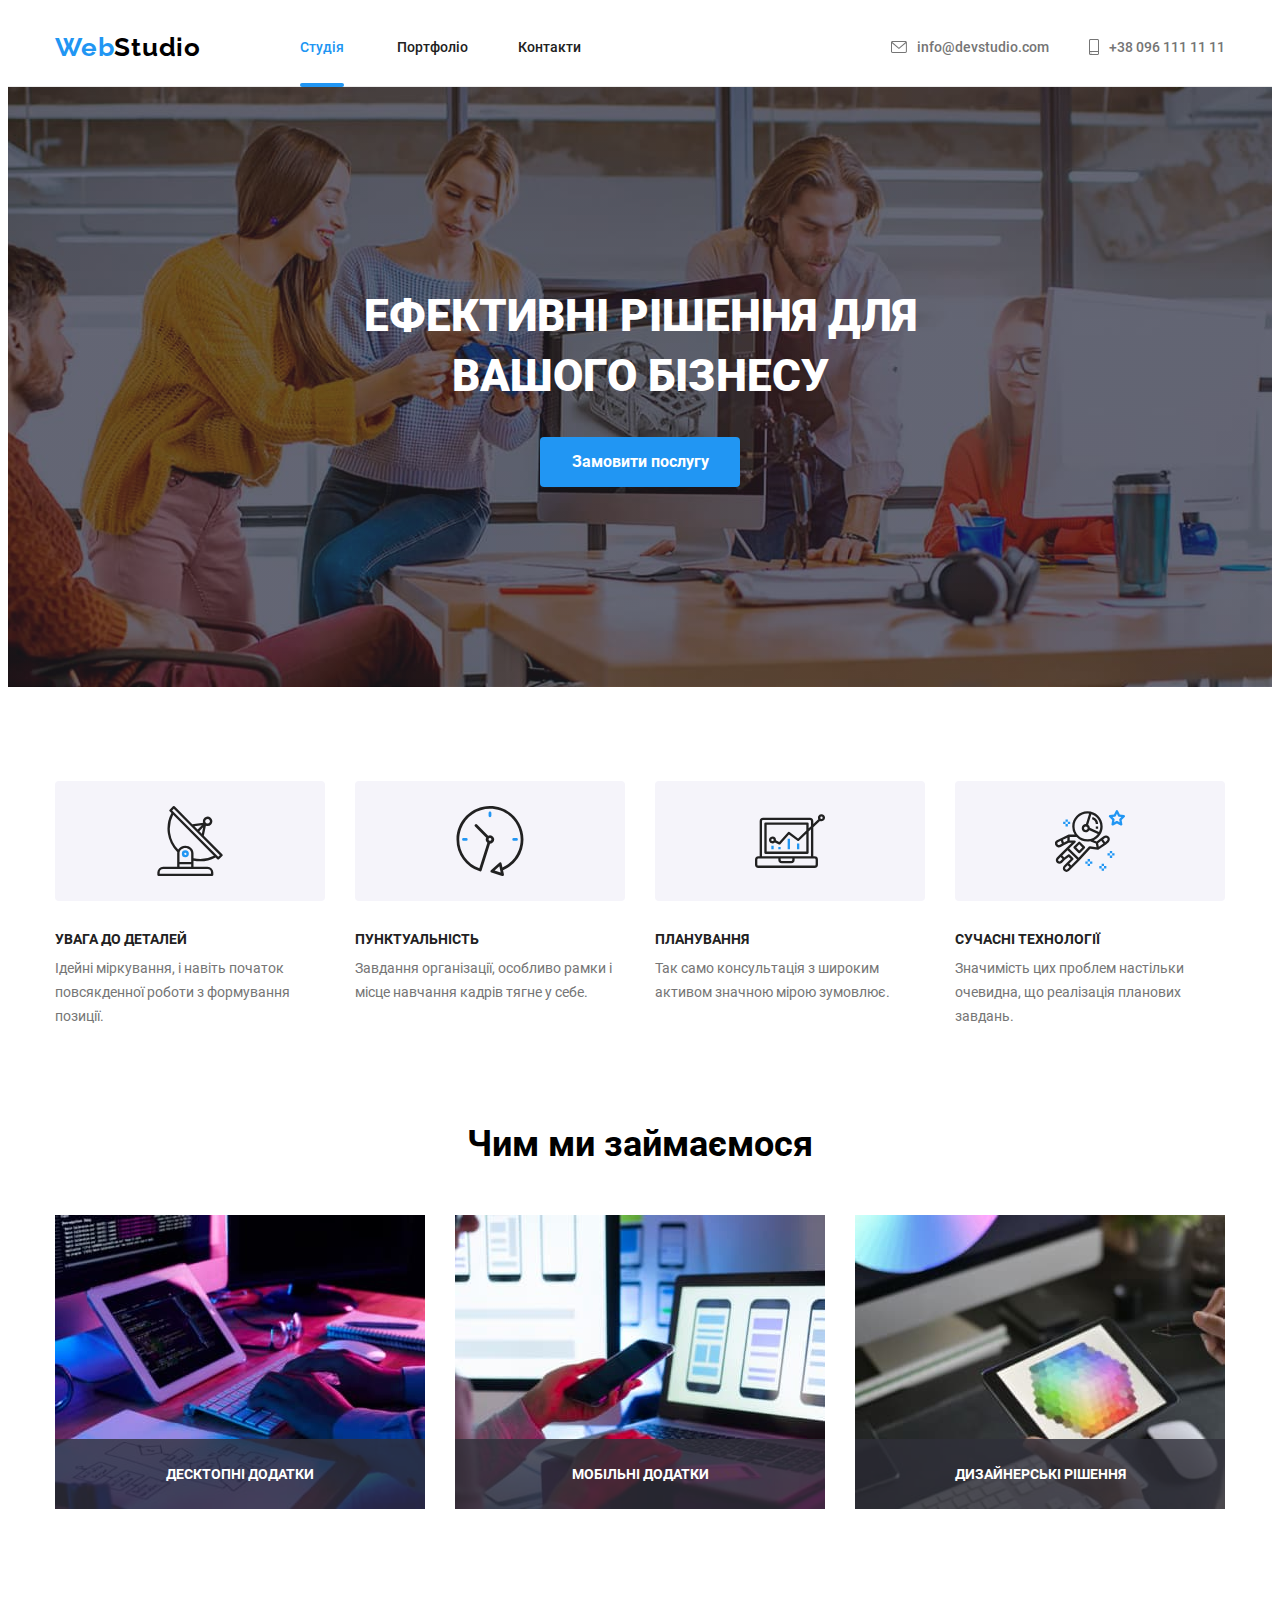
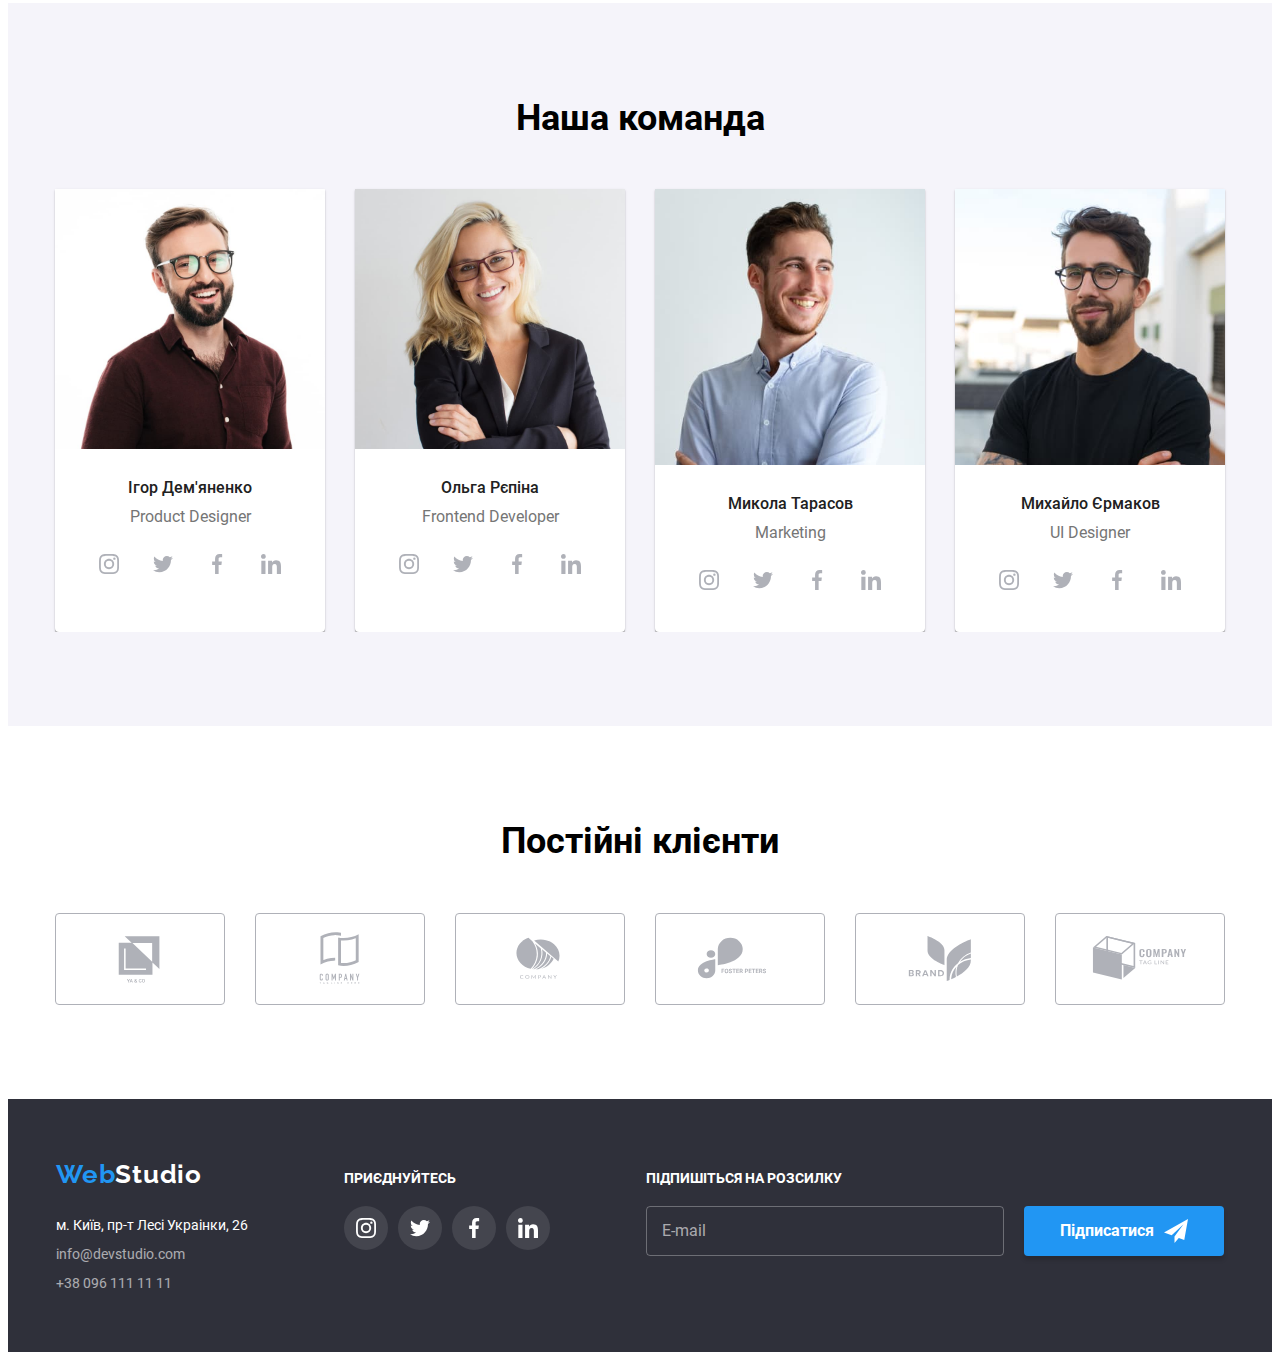
<file: index.html>
<!DOCTYPE html>
<html lang="uk">
  <head>
    <meta charset="UTF-8" />
    <meta http-equiv="X-UA-Compatible" content="IE=edge" />
    <meta name="viewport" content="width=device-width, initial-scale=1.0" />
    <title>Web studio</title>
    <link
      rel="stylesheet"
      href="https://cdnjs.cloudflare.com/ajax/libs/modern-normalize/1.1.0/modern-normalize.min.css"
      integrity="sha512-wpPYUAdjBVSE4KJnH1VR1HeZfpl1ub8YT/NKx4PuQ5NmX2tKuGu6U/JRp5y+Y8XG2tV+wKQpNHVUX03MfMFn9Q=="
      crossorigin="anonymous"
      referrerpolicy="no-referrer"
    />
    <link rel="stylesheet" href="./css/main.min.css" />
  </head>

  <body>
    <!-- header -->
    <header class="header">
      <div class="container header__container">
        <nav class="header__nav">
          <a lang="en" class="link logo header__logo" href="./index.html"
            >Web<span class="logo--header">Studio</span></a
          >
          <ul class="list header__menu">
            <li class="header__item">
              <a class="link header__link--current" href="./index.html"
                >Студія</a
              >
            </li>
            <li class="header__item">
              <a class="link" href="./portfolio.html">Портфоліо</a>
            </li>
            <li class="header__item">
              <a class="link" href="#">Контакти</a>
            </li>
          </ul>

          <ul class="list header__contacts-list">
            <li>
              <a class="link header__contacts" href="mailto:info@devstudio.com"
                ><svg class="header__icon" width="16" height="12">
                  <use href="./images/icons.svg#icon-envelope"></use></svg
                >info@devstudio.com</a
              >
            </li>
            <li>
              <a class="link header__contacts" href="tel:++380961111111"
                ><svg class="header__icon" width="10" height="16">
                  <use href="./images/icons.svg#icon-smartphone"></use></svg
                >+38 096 111 11 11</a
              >
            </li>
          </ul>

          <button class="header__button js-open-menu" type="button">
            <svg class="header__icon" width="40" height="40">
              <use href="./images/icons.svg#icon-burger"></use>
            </svg>
          </button>
        </nav>
      </div>
    </header>
    <main>
      <!-- hero-section -->
      <section class="hero-section">
        <div class="container">
          <div class="hero-section__title-center">
            <h1 class="hero-section__title">
              Ефективні рішення для <br />
              вашого бізнесу
            </h1>
          </div>

          <button class="btn-studia" type="button" data-modal-open>
            Замовити послугу
          </button>
        </div>
      </section>

      <!-- benefits-section -->
      <section class="section benefits-section">
        <div class="container">
          <h2 class="visually-hidden section-title">Наші переваги</h2>
          <ul class="list benefits-section__list">
            <li class="benefits-section__item">
              <div class="benefits-section__thumb">
                <svg width="70" height="70">
                  <use href="./images/icons.svg#icon-antenna"></use>
                </svg>
              </div>
              <h3 class="benefits-section__title">Увага до деталей</h3>
              <p class="benefits-section__text">
                Ідейні міркування, і навіть початок повсякденної роботи з
                формування позиції.
              </p>
            </li>
            <li class="benefits-section__item">
              <div class="benefits-section__thumb">
                <svg width="70" height="70">
                  <use href="./images/icons.svg#icon-clock"></use>
                </svg>
              </div>
              <h3 class="benefits-section__title">Пунктуальність</h3>
              <p class="benefits-section__text">
                Завдання організації, особливо рамки і місце навчання кадрів
                тягне у себе.
              </p>
            </li>
            <li class="benefits-section__item">
              <div class="benefits-section__thumb">
                <svg width="70" height="70">
                  <use href="./images/icons.svg#icon-diagram"></use>
                </svg>
              </div>
              <h3 class="benefits-section__title">Планування</h3>
              <p class="benefits-section__text">
                Так само консультація з широким активом значною мірою зумовлює.
              </p>
            </li>
            <li class="benefits-section__item">
              <div class="benefits-section__thumb">
                <svg width="70" height="70">
                  <use href="./images/icons.svg#icon-astronaut"></use>
                </svg>
              </div>
              <h3 class="benefits-section__title">Сучасні технології</h3>
              <p class="benefits-section__text">
                Значимість цих проблем настільки очевидна, що реалізація
                планових завдань.
              </p>
            </li>
          </ul>
        </div>
      </section>

      <!-- activity-section -->
      <section class="section activity-section">
        <div class="container">
          <h2 class="section-title">Чим ми займаємося</h2>
          <ul class="list activity-section__list">
            <li>
              <div class="activity-section__img-wrapper">
                <picture>                
                  <source srcset="./images/box1.jpg 1x, ./images/box1@2x.jpg 2x" type="image/jpeg">
                  <img                 
                  src="./images/box1.jpg"
                  alt="людина друкує на клавіатурі"
                  width="370"
                />
              </picture>              
                <h3 class="activity-section__text">Десктопні додатки</h3>
              </div>
            </li>
            <li>
              <div class="activity-section__img-wrapper">
                <picture>                
                  <source srcset="./images/box2.jpg 1x, ./images/box2@2x.jpg 2x" type="image/jpeg">
                  <img                 
                  src="./images/box2.jpg"
                  alt="людина тримає у руці телефон"
                  width="370"
                />
              </picture>               
                <h3 class="activity-section__text">Мобільні додатки</h3>
              </div>
            </li>
            <li>
              <div class="activity-section__img-wrapper">
                <picture>                
                  <source srcset="./images/box3.jpg 1x, ./images/box3@2x.jpg 2x" type="image/jpeg">
                  <img                 
                  src="./images/box3.jpg"
                  alt="людина користується планшетом"
                  width="370"
                />
              </picture>                
                <h3 class="activity-section__text">Дизайнерські рішення</h3>
              </div>
            </li>
          </ul>
        </div>
      </section>

      <!-- team-section -->
      <section class="section team-section">
        <div class="container">
          <h2 class="section-title">Наша команда</h2>
          <ul class="list team-section__list">
            <li class="team-section__item">
              <picture>                
                <source srcset="./images/img.jpg 1x, ./images/img@2x.jpg 2x" type="image/jpeg">
                <img
                src="./images/img.jpg"
                alt="фото Ігоря Дем'яненка"
              />
            </picture>
              
              <div class="team-section__meta">
                <h3 class="team-section__title">Ігор Дем'яненко</h3>
                <p lang="en" class="team-section__text">Product Designer</p>
                <ul class="team-section__social-list">
                  <li>
                    <a class="team-section__social-link" href="#"
                      ><svg
                        class="team-section__social-icon"
                        width="20"
                        height="20"
                      >
                        <use
                          href="./images/icons.svg#icon-instagram"
                        ></use></svg
                    ></a>
                  </li>
                  <li>
                    <a class="team-section__social-link" href="#"
                      ><svg
                        class="team-section__social-icon"
                        width="20"
                        height="20"
                      >
                        <use href="./images/icons.svg#icon-twitter"></use></svg
                    ></a>
                  </li>
                  <li>
                    <a class="team-section__social-link" href="#"
                      ><svg
                        class="team-section__social-icon"
                        width="20"
                        height="20"
                      >
                        <use href="./images/icons.svg#icon-facebook"></use></svg
                    ></a>
                  </li>
                  <li>
                    <a class="team-section__social-link" href="#"
                      ><svg
                        class="team-section__social-icon"
                        width="20"
                        height="20"
                      >
                        <use href="./images/icons.svg#icon-linkedin"></use></svg
                    ></a>
                  </li>
                </ul>
              </div>
            </li>
            <li class="team-section__item">
              <picture>                
                <source srcset="./images/img1.jpg 1x, ./images/img1@2x.jpg 2x" type="image/jpeg">
                <img               
                src="./images/img1.jpg"
                alt="фото Ольги Рєпіної"
              />
            </picture>
              
              <div class="team-section__meta">
                <h3 class="team-section__title">Ольга Рєпіна</h3>
                <p lang="en" class="team-section__text">Frontend Developer</p>
                <ul class="team-section__social-list">
                  <li>
                    <a class="team-section__social-link" href="#"
                      ><svg
                        class="team-section__social-icon"
                        width="20"
                        height="20"
                      >
                        <use
                          href="./images/icons.svg#icon-instagram"
                        ></use></svg
                    ></a>
                  </li>
                  <li>
                    <a class="team-section__social-link" href="#"
                      ><svg
                        class="team-section__social-icon"
                        width="20"
                        height="20"
                      >
                        <use href="./images/icons.svg#icon-twitter"></use></svg
                    ></a>
                  </li>
                  <li>
                    <a class="team-section__social-link" href="#"
                      ><svg
                        class="team-section__social-icon"
                        width="20"
                        height="20"
                      >
                        <use href="./images/icons.svg#icon-facebook"></use></svg
                    ></a>
                  </li>
                  <li>
                    <a class="team-section__social-link" href="#"
                      ><svg
                        class="team-section__social-icon"
                        width="20"
                        height="20"
                      >
                        <use href="./images/icons.svg#icon-linkedin"></use></svg
                    ></a>
                  </li>
                </ul>
              </div>
            </li>
            <li class="team-section__item">
              <picture>                
                <source srcset="./images/img2.jpg 1x, ./images/img2@2x.jpg 2x" type="image/jpeg">
                <img               
                src="./images/img2.jpg"
                alt="фото Миколи Тарасова"
              />
            </picture>
              
              <div class="team-section__meta">
                <h3 class="team-section__title">Микола Тарасов</h3>
                <p lang="en" class="team-section__text">Marketing</p>
                <ul class="team-section__social-list">
                  <li>
                    <a class="team-section__social-link" href="#"
                      ><svg
                        class="team-section__social-icon"
                        width="20"
                        height="20"
                      >
                        <use
                          href="./images/icons.svg#icon-instagram"
                        ></use></svg
                    ></a>
                  </li>
                  <li>
                    <a class="team-section__social-link" href="#"
                      ><svg
                        class="team-section__social-icon"
                        width="20"
                        height="20"
                      >
                        <use href="./images/icons.svg#icon-twitter"></use></svg
                    ></a>
                  </li>
                  <li>
                    <a class="team-section__social-link" href="#"
                      ><svg
                        class="team-section__social-icon"
                        width="20"
                        height="20"
                      >
                        <use href="./images/icons.svg#icon-facebook"></use></svg
                    ></a>
                  </li>
                  <li>
                    <a class="team-section__social-link" href="#"
                      ><svg
                        class="team-section__social-icon"
                        width="20"
                        height="20"
                      >
                        <use href="./images/icons.svg#icon-linkedin"></use></svg
                    ></a>
                  </li>
                </ul>
              </div>
            </li>
            <li class="team-section__item">
              <picture>                
                <source srcset="./images/img3.jpg 1x, ./images/img3@2x.jpg 2x" type="image/jpeg">
                <img               
                src="./images/img3.jpg"
                alt="фото Михайла Єрмакова"
              />
            </picture>
              
              <div class="team-section__meta">
                <h3 class="team-section__title">Михайло Єрмаков</h3>
                <p lang="en" class="team-section__text">UI Designer</p>
                <ul class="team-section__social-list">
                  <li>
                    <a class="team-section__social-link" href="#"
                      ><svg
                        class="team-section__social-icon"
                        width="20"
                        height="20"
                      >
                        <use
                          href="./images/icons.svg#icon-instagram"
                        ></use></svg
                    ></a>
                  </li>
                  <li>
                    <a class="team-section__social-link" href="#"
                      ><svg
                        class="team-section__social-icon"
                        width="20"
                        height="20"
                      >
                        <use href="./images/icons.svg#icon-twitter"></use></svg
                    ></a>
                  </li>
                  <li>
                    <a class="team-section__social-link" href="#"
                      ><svg
                        class="team-section__social-icon"
                        width="20"
                        height="20"
                      >
                        <use href="./images/icons.svg#icon-facebook"></use></svg
                    ></a>
                  </li>
                  <li>
                    <a class="team-section__social-link" href="#"
                      ><svg
                        class="team-section__social-icon"
                        width="20"
                        height="20"
                      >
                        <use href="./images/icons.svg#icon-linkedin"></use></svg
                    ></a>
                  </li>
                </ul>
              </div>
            </li>
          </ul>
        </div>
      </section>

      <!-- customers-section -->
      <section class="section customers-section">
        <div class="container">
          <h2 class="section-title">Постійні клієнти</h2>
          <ul class="customers-section__list">
            <li class="customers-section__item">
              <a class="customers-section__link-logo" href="#"
                ><svg width="106" height="60">
                  <use href="./images/icons.svg#icon-logo1"></use></svg
              ></a>
            </li>
            <li class="customers-section__item">
              <a class="customers-section__link-logo" href="#"
                ><svg width="106" height="60">
                  <use href="./images/icons.svg#icon-logo2"></use></svg
              ></a>
            </li>
            <li class="customers-section__item">
              <a class="customers-section__link-logo" href="#"
                ><svg width="106" height="60">
                  <use href="./images/icons.svg#icon-logo3"></use></svg
              ></a>
            </li>
            <li class="customers-section__item">
              <a class="customers-section__link-logo" href="#"
                ><svg width="106" height="60">
                  <use href="./images/icons.svg#icon-logo4"></use></svg
              ></a>
            </li>
            <li class="customers-section__item">
              <a class="customers-section__link-logo" href="#"
                ><svg width="106" height="60">
                  <use href="./images/icons.svg#icon-logo5"></use></svg
              ></a>
            </li>
            <li class="customers-section__item">
              <a class="customers-section__link-logo" href="#"
                ><svg width="106" height="60">
                  <use href="./images/icons.svg#icon-logo6"></use></svg
              ></a>
            </li>
          </ul>
        </div>
      </section>
    </main>
    <!-- footer -->
    <footer class="footer-section">
      <div class="container">
        <div class="footer-section__list">
          <!-- footer-logo-contact -->
          <div class="footer-section__logo-contact-list">
            <a lang="en" class="link logo" href="./index.html"
              >Web<span class="logo--footer">Studio</span></a
            >
            <address class="footer-section__address">
              <ul class="list footer-section__contact-list">
                <li>
                  <a
                    class="link link--footer"
                    href="https://goo.gl/maps/CPtrU1FHBa2aNyZL9"
                    target="_blank"
                    rel="noopener noreferrer nofollow"
                    >м. Київ, пр-т Лесі Украінки, 26</a
                  >
                </li>
                <li>
                  <a
                    class="link link--footer link--opacity"
                    href="mailto:info@devstudio.com"
                    >info@devstudio.com</a
                  >
                </li>
                <li>
                  <a
                    class="link link--footer link--opacity"
                    href="tel:++380961111111"
                    >+38 096 111 11 11</a
                  >
                </li>
              </ul>
            </address>
          </div>
          <!-- footer-social -->
          <div class="footer-section__social-container">
            <h2 class="footer-section__title">приєднуйтесь</h2>
            <ul class="footer-section__social-list">
              <li>
                <a class="footer-section__social-link" href="#"
                  ><svg
                    class="footer-section__social-icon"
                    width="20"
                    height="20"
                  >
                    <use href="./images/icons.svg#icon-instagram"></use></svg
                ></a>
              </li>
              <li>
                <a class="footer-section__social-link" href="#"
                  ><svg
                    class="footer-section__social-icon"
                    width="20"
                    height="20"
                  >
                    <use href="./images/icons.svg#icon-twitter"></use></svg
                ></a>
              </li>
              <li>
                <a class="footer-section__social-link" href="#"
                  ><svg
                    class="footer-section__social-icon"
                    width="20"
                    height="20"
                  >
                    <use href="./images/icons.svg#icon-facebook"></use></svg
                ></a>
              </li>
              <li>
                <a class="footer-section__social-link" href="#"
                  ><svg
                    class="footer-section__social-icon"
                    width="20"
                    height="20"
                  >
                    <use href="./images/icons.svg#icon-linkedin"></use></svg
                ></a>
              </li>
            </ul>
          </div>
          <!-- footer-subscribe -->
          <div class="footer-section__form-container">
            <h2 class="footer-section__title">Підпишіться на розсилку</h2>
            <div class="footer-section__form-btn"><form name="footer-section__form" autocomplete="on" novalidate>
              <div class="footer-section__form">
                <input
                  class="footer-section__form-input"
                  id="footer-user-email"
                  type="email"
                  name="user-email"
                />
                <label for="footer-user-email">
                  <span class="footer-section__form-label">E-mail</span></label
                >
              </div>
            </form>
            <button class="btn-studia footer-section__btn" type="submit">
              Підписатися
              <svg
                class="footer-section__subscribe-icon"
                width="24"
                height="24"
              >
                <use href="./images/icons.svg#icon-send"></use>
              </svg>
            </button>
          </div>           
          </div>
        </div>
      </div>
    </footer>
    <!-- mobile-menu -->
    <div class="mobile-menu js-menu-container">
      <div class="mobile-menu__container">
        <button class="mobile-menu-close js-close-menu">
          <svg class="mobile-menu__icon" width="40" height="40">
            <use href="./images/icons.svg#icon-menu-close"></use>
          </svg>
        </button>
        <nav class="mobile-menu__nav">
          <ul class="list mobile-menu__menu">
            <li class="mobile-menu__item">
              <a class="link mobile-menu__link--current" href="./index.html"
                >Студія</a
              >
            </li>
            <li class="mobile-menu__item">
              <a class="link" href="./portfolio.html">Портфоліо</a>
            </li>
            <li class="mobile-menu__item">
              <a class="link" href="#">Контакти</a>
            </li>
          </ul>
          <ul class="list mobile-menu__list-contacts">
            <li class="mobile-menu__item-contacts">
              <a
                class="link mobile-menu__contacts"
                href="mailto:info@devstudio.com"
                >info@devstudio.com</a
              >
            </li>
            <li class="mobile-menu__item-contacts">
              <a class="link mobile-menu__contacts" href="tel:++380961111111"
                >+38 096 111 11 11</a
              >
            </li>
          </ul>

          <ul class="list mobile-menu__social-list">
            <li class="mobile-menu__social-item mobile-menu__separator">
              <a class="link " href="#">Instagram</a>
            </li>
            <li class="mobile-menu__social-item mobile-menu__separator">
              <a class="link " href="#">Twitter</a>
            </li>
            <li class="mobile-menu__social-item mobile-menu__separator">
              <a class="link " href="#">Facebook</a>
            </li>
            <li class="mobile-menu__social-item">
              <a class="link " href="#">LinkedI</a>
            </li>
          </ul>

        </nav>
        
      </div>
    </div>
    <!-- modal -->
    <div class="backdrop is-hidden" data-modal>
      <div class="modal">
        <div class="modal__container">
          <button
            class="modal__close button-close"
            type="button"
            data-modal-close
          >
            <svg width="18" height="18">
              <use href="./images/icons.svg#icon-close-black"></use>
            </svg>
          </button>
          <h2 class="modal__title">Залиште свої дані, ми вам передзвонимо</h2>
          <form name="form" autocomplete="on" novalidate>
            <div class="modal__form-field form-field">
              <label class="form-field__label" for="user-name">Ім'я</label>
              <div class="form-field__control">
                <input
                  class="form-field__input"
                  id="user-name"
                  type="text"
                  name="user-name"
                  autofocus
                />
                <svg class="form-field__icon" width="18" height="18">
                  <use href="./images/icons.svg#icon-user"></use>
                </svg>
              </div>
            </div>

            <div class="modal__form-field form-field">
              <label class="form-field__label" for="user-tel">Телефон</label>
              <div class="form-field__control">
                <input
                  class="form-field__input"
                  id="user-tel"
                  type="tel"
                  name="user-tel"
                />
                <svg class="form-field__icon" width="18" height="18">
                  <use href="./images/icons.svg#icon-phone"></use>
                </svg>
              </div>
            </div>

            <div class="modal__form-field form-field">
              <label class="form-field__label" for="user-email">Пошта</label>
              <div class="form-field__control">
                <input
                  class="form-field__input"
                  id="user-email"
                  type="email"
                  name="user-email"
                />
                <svg class="form-field__icon" width="18" height="18">
                  <use href="./images/icons.svg#icon-email"></use>
                </svg>
              </div>
            </div>

            <div class="form-field modal__textarea">
              <label class="form-field__label" for="user-comment"
                >Коментар</label
              >
              <textarea
                class="form-field__textarea"
                name="user-comment"
                id="user-comment"
                placeholder="Введіть текст"
              ></textarea>
            </div>

            <div class="modal__checkbox checkbox">
              <input
                class="checkbox__input"
                id="terms-checkbox"
                type="checkbox"
                name="terms-checkbox"
              />
              <svg class="checkbox__icon" width="16" height="15">
                <use href="./images/icons.svg#icon-check"></use>
              </svg>
              <label class="checkbox__label" for="terms-checkbox"
                >Погоджуюся з розсилкою та приймаю
                <a class="checkbox__link" href="#">Умови договору</a></label
              >
            </div>
            <button class="btn-studia" type="submit">Відправити</button>
          </form>
        </div>
      </div>
    </div>
    <script src="./js/mobile-menu.js"></script>
    <script src="./js/modal.js"></script>
  </body>
</html>
</file>
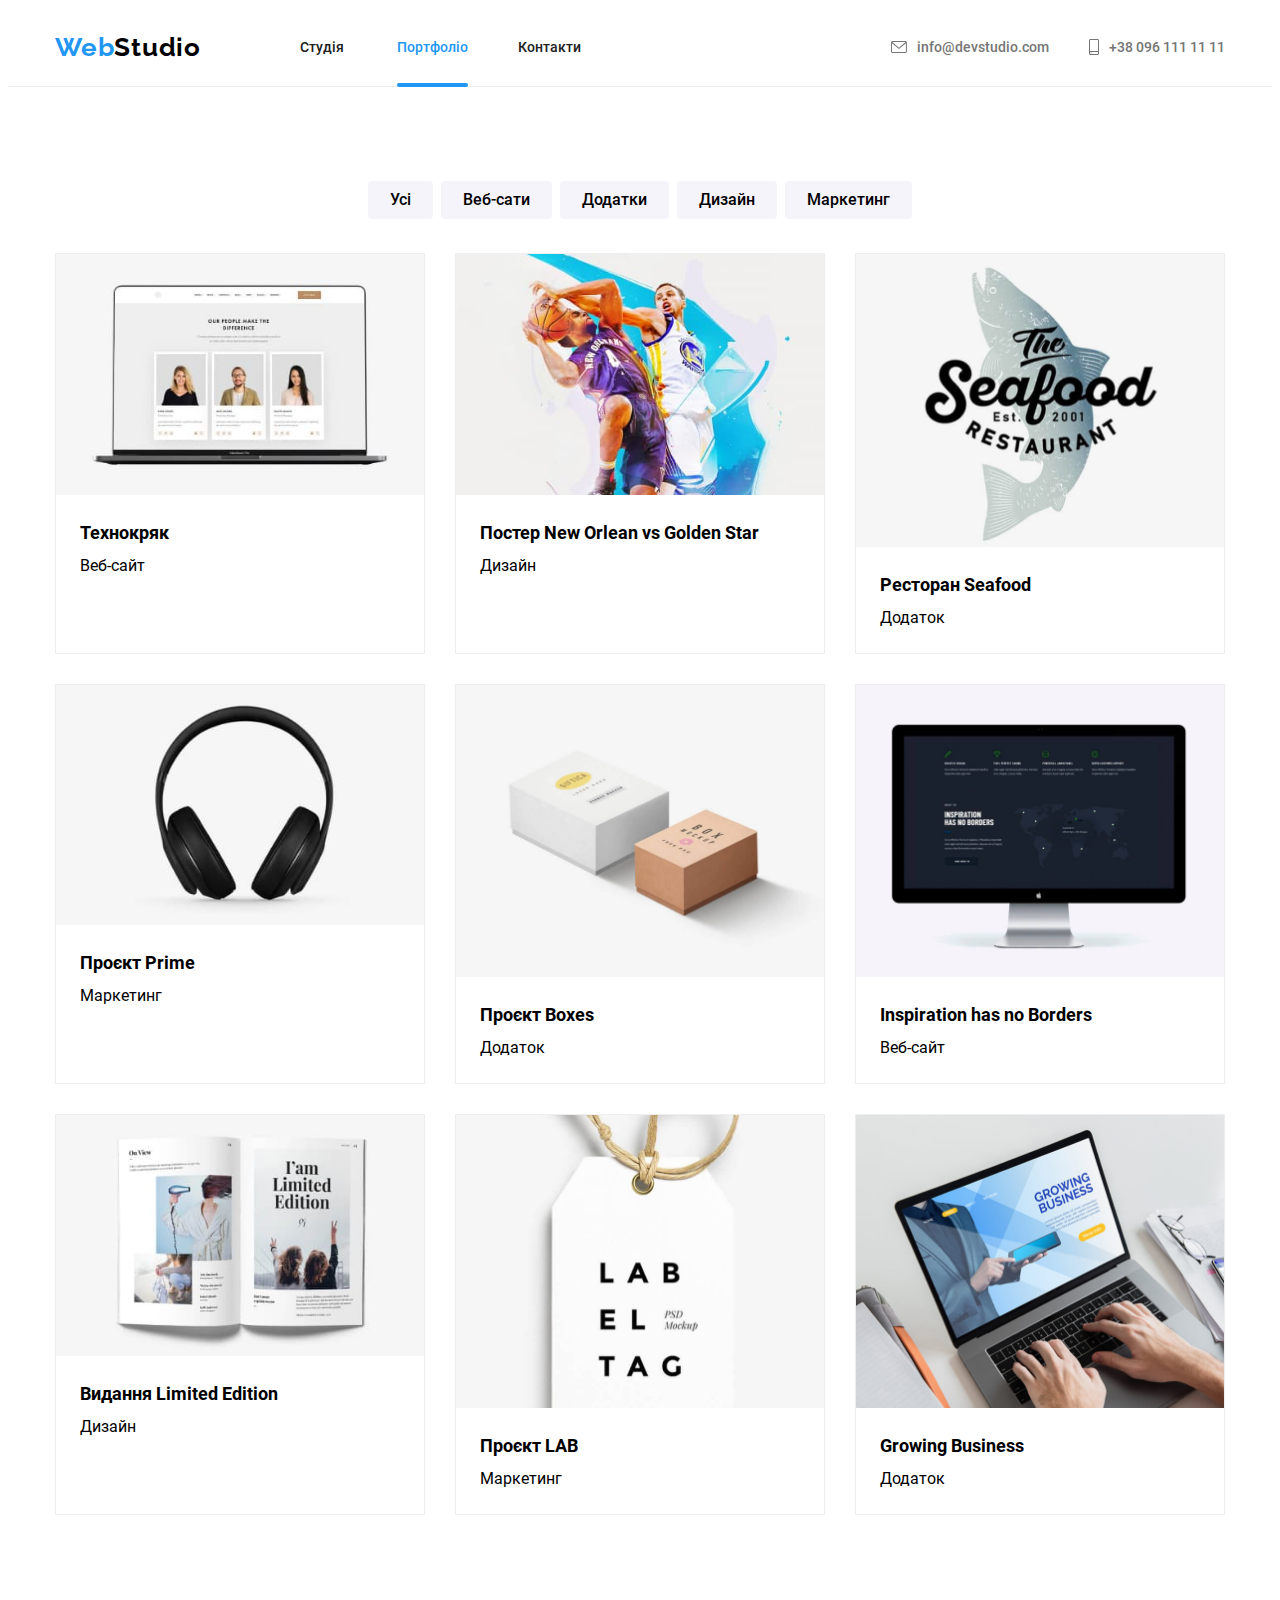
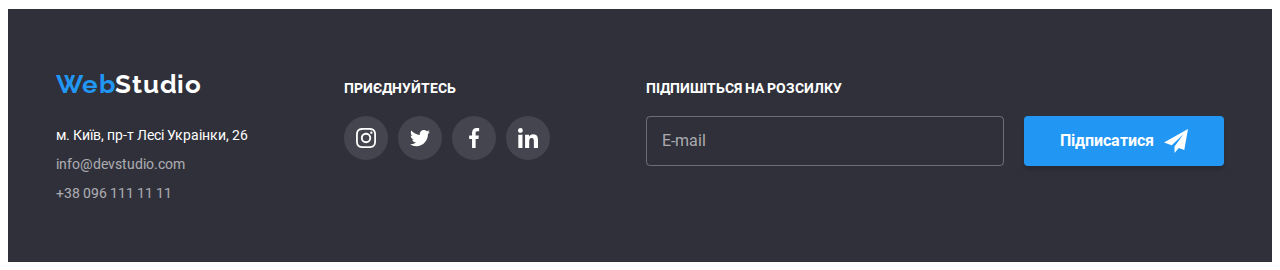
<file: portfolio.html>
<!DOCTYPE html>
<html lang="uk">
  <head>
    <meta charset="UTF-8" />
    <meta http-equiv="X-UA-Compatible" content="IE=edge" />
    <meta name="viewport" content="width=device-width, initial-scale=1.0" />
    <title>Web studio</title>
    <link
      rel="stylesheet"
      href="https://cdnjs.cloudflare.com/ajax/libs/modern-normalize/1.1.0/modern-normalize.min.css"
      integrity="sha512-wpPYUAdjBVSE4KJnH1VR1HeZfpl1ub8YT/NKx4PuQ5NmX2tKuGu6U/JRp5y+Y8XG2tV+wKQpNHVUX03MfMFn9Q=="
      crossorigin="anonymous"
      referrerpolicy="no-referrer"
    />
    <link rel="stylesheet" href="./css/main.min.css" />
  </head>
  <body>
    <!-- header -->
    <header class="header">
      <div class="container header__container">
        <nav class="header__nav">
          <a lang="en" class="link logo header__logo" href="./index.html"
            >Web<span class="logo--header">Studio</span></a
          >
          <ul class="list header__menu">
            <li class="header__item">
              <a class="link" href="./index.html">Студія</a>
            </li>
            <li class="header__item">
              <a class="link header__link--current" href="./portfolio.html"
                >Портфоліо</a
              >
            </li>
            <li class="header__item">
              <a class="link" href="#">Контакти</a>
            </li>
          </ul>

          <ul class="list header__contacts-list">
            <li>
              <a class="link header__contacts" href="mailto:info@devstudio.com"
                ><svg class="header__icon" width="16" height="12">
                  <use href="./images/icons.svg#icon-envelope"></use></svg
                >info@devstudio.com</a
              >
            </li>
            <li>
              <a class="link header__contacts" href="tel:++380961111111"
                ><svg class="header__icon" width="10" height="16">
                  <use href="./images/icons.svg#icon-smartphone"></use></svg
                >+38 096 111 11 11</a
              >
            </li>
          </ul>

          <button class="header__button js-open-menu" type="button">
            <svg class="header__icon" width="40" height="40">
              <use href="./images/icons.svg#icon-burger"></use>
            </svg>
          </button>
        </nav>
      </div>
    </header>
    <main>
      <!-- Main section -->
      <section class="section portfolio-section">
        <div class="container">
          <h1 class="visually-hidden">Project-filter</h1>
          <ul class="list portfolio-section__list-btn">
            <li>
              <button class="btn-portfolio" type="button">Усі</button>
            </li>
            <li>
              <button class="btn-portfolio" type="button">Веб-сати</button>
            </li>
            <li>
              <button class="btn-portfolio" type="button">Додатки</button>
            </li>
            <li>
              <button class="btn-portfolio" type="button">Дизайн</button>
            </li>
            <li>
              <button class="btn-portfolio" type="button">Маркетинг</button>
            </li>
          </ul>
          <ul class="list portfolio-section__list">
            <li class="product-card">
              <div class="product-card__thumb">
                <img
                  srcset="./images/img5.jpg 1x, ./images/img5@2x.jpg 2x"
                  src="./images/img5.jpg"
                  alt="ноутбук із зображенням веб-сайту з трьома людьми"
                />
                <div class="product-card__overlay-text">
                  <p>
                    Ресурс пропонує комплексні пропозиції з різним рівнем
                    функціоналу та сервісів. Все це дозволить відвідувачу
                    отримати вичерпні відомості про компанію чи приватну особу.
                  </p>
                </div>
              </div>
              <div class="product-card__meta">
                <h2 class="product-card__title">Технокряк</h2>
                <p class="product-card__text">Веб-сайт</p>
              </div>
            </li>
            <li class="product-card">
              <div class="product-card__thumb">
                <img
                  srcset="./images/img6.jpg 1x, ./images/img6@2x.jpg 2x"
                  src="./images/img6.jpg"
                  alt="постер з двома баскетболістами"
                />
                <div class="product-card__overlay-text">
                  <p>
                    Ресурс пропонує комплексні пропозиції з різним рівнем
                    функціоналу та сервісів. Все це дозволить відвідувачу
                    отримати вичерпні відомості про компанію чи приватну особу.
                  </p>
                </div>
              </div>
              <div class="product-card__meta">
                <h2 class="product-card__title">
                  Постер New Orlean vs Golden Star
                </h2>
                <p class="product-card__text">Дизайн</p>
              </div>
            </li>
            <li class="product-card">
              <div class="product-card__thumb">
                <img
                  srcset="./images/img7.jpg 1x, ./images/img7@2x.jpg 2x"
                  src="./images/img7.jpg"
                  alt="логотип додатку ресторану"
                />
                <div class="product-card__overlay-text">
                  <p>
                    Ресурс пропонує комплексні пропозиції з різним рівнем
                    функціоналу та сервісів. Все це дозволить відвідувачу
                    отримати вичерпні відомості про компанію чи приватну особу.
                  </p>
                </div>
              </div>

              <div class="product-card__meta">
                <h2 class="product-card__title">Ресторан Seafood</h2>
                <p class="product-card__text">Додаток</p>
              </div>
            </li>
            <li class="product-card">
              <div class="product-card__thumb">
                <img
                  srcset="./images/img8.jpg 1x, ./images/img8@2x.jpg 2x"
                  src="./images/img8.jpg"
                  alt="чорні навушники на світлому фоні"
                />
                <div class="product-card__overlay-text">
                  <p>
                    Ресурс пропонує комплексні пропозиції з різним рівнем
                    функціоналу та сервісів. Все це дозволить відвідувачу
                    отримати вичерпні відомості про компанію чи приватну особу.
                  </p>
                </div>
              </div>

              <div class="product-card__meta">
                <h2 class="product-card__title">Проєкт Prime</h2>
                <p class="product-card__text">Маркетинг</p>
              </div>
            </li>
            <li class="product-card">
              <div class="product-card__thumb">
                <img
                  srcset="./images/img9.jpg 1x, ./images/img9@2x.jpg 2x"
                  src="./images/img9.jpg"
                  alt="біла та коричнева коробки на світлому фоні"
                />
                <div class="product-card__overlay-text">
                  <p>
                    Ресурс пропонує комплексні пропозиції з різним рівнем
                    функціоналу та сервісів. Все це дозволить відвідувачу
                    отримати вичерпні відомості про компанію чи приватну особу.
                  </p>
                </div>
              </div>

              <div class="product-card__meta">
                <h2 class="product-card__title">Проєкт Boxes</h2>
                <p class="product-card__text">Додаток</p>
              </div>
            </li>
            <li class="product-card">
              <div class="product-card__thumb">
                <img
                  srcset="./images/img10.jpg 1x, ./images/img10@2x.jpg 2x"
                  src="./images/img10.jpg"
                  alt="комп'ютер із зображенням сайту"
                />
                <div class="product-card__overlay-text">
                  <p>
                    Ресурс пропонує комплексні пропозиції з різним рівнем
                    функціоналу та сервісів. Все це дозволить відвідувачу
                    отримати вичерпні відомості про компанію чи приватну особу.
                  </p>
                </div>
              </div>

              <div class="product-card__meta">
                <h2 class="product-card__title">Inspiration has no Borders</h2>
                <p class="product-card__text">Веб-сайт</p>
              </div>
            </li>
            <li class="product-card">
              <div class="product-card__thumb">
                <img
                  srcset="./images/img11.jpg 1x, ./images/img11@2x.jpg 2x"
                  src="./images/img11.jpg"
                  alt="розгорнутий журналу з картинками"
                />
                <div class="product-card__overlay-text">
                  <p>
                    Ресурс пропонує комплексні пропозиції з різним рівнем
                    функціоналу та сервісів. Все це дозволить відвідувачу
                    отримати вичерпні відомості про компанію чи приватну особу.
                  </p>
                </div>
              </div>

              <div class="product-card__meta">
                <h2 class="product-card__title">Видання Limited Edition</h2>
                <p class="product-card__text">Дизайн</p>
              </div>
            </li>
            <li class="product-card">
              <div class="product-card__thumb">
                <img
                  srcset="./images/img12.jpg 1x, ./images/img12@2x.jpg 2x"
                  src="./images/img12.jpg"
                  alt="біла бирка на нитці"
                />
                <div class="product-card__overlay-text">
                  <p>
                    Ресурс пропонує комплексні пропозиції з різним рівнем
                    функціоналу та сервісів. Все це дозволить відвідувачу
                    отримати вичерпні відомості про компанію чи приватну особу.
                  </p>
                </div>
              </div>

              <div class="product-card__meta">
                <h2 class="product-card__title">Проєкт LAB</h2>
                <p class="product-card__text">Маркетинг</p>
              </div>
            </li>
            <li class="product-card">
              <div class="product-card__thumb">
                <img
                  srcset="./images/img13.jpg 1x, ./images/img13@2x.jpg 2x"
                  src="./images/img13.jpg"
                  alt="ноутбук із зображенням додатку"
                />
                <div class="product-card__overlay-text">
                  <p>
                    Ресурс пропонує комплексні пропозиції з різним рівнем
                    функціоналу та сервісів. Все це дозволить відвідувачу
                    отримати вичерпні відомості про компанію чи приватну особу.
                  </p>
                </div>
              </div>

              <div class="product-card__meta">
                <h2 class="product-card__title">Growing Business</h2>
                <p class="product-card__text">Додаток</p>
              </div>
            </li>
          </ul>
        </div>
      </section>
    </main>
    <!-- footer -->
    <footer class="footer-section">
      <div class="container">
        <div class="footer-section__list">
          <!-- footer-logo-contact -->
          <div class="footer-section__logo-contact-list">
            <a lang="en" class="link logo" href="./index.html"
              >Web<span class="logo--footer">Studio</span></a
            >
            <address class="footer-section__address">
              <ul class="list footer-section__contact-list">
                <li>
                  <a
                    class="link link--footer"
                    href="https://goo.gl/maps/CPtrU1FHBa2aNyZL9"
                    target="_blank"
                    rel="noopener noreferrer nofollow"
                    >м. Київ, пр-т Лесі Украінки, 26</a
                  >
                </li>
                <li>
                  <a
                    class="link link--footer link--opacity"
                    href="mailto:info@devstudio.com"
                    >info@devstudio.com</a
                  >
                </li>
                <li>
                  <a
                    class="link link--footer link--opacity"
                    href="tel:++380961111111"
                    >+38 096 111 11 11</a
                  >
                </li>
              </ul>
            </address>
          </div>
          <!-- footer-social -->
          <div class="footer-section__social-container">
            <h2 class="footer-section__title">приєднуйтесь</h2>
            <ul class="footer-section__social-list">
              <li>
                <a class="footer-section__social-link" href="#"
                  ><svg
                    class="footer-section__social-icon"
                    width="20"
                    height="20"
                  >
                    <use href="./images/icons.svg#icon-instagram"></use></svg
                ></a>
              </li>
              <li>
                <a class="footer-section__social-link" href="#"
                  ><svg
                    class="footer-section__social-icon"
                    width="20"
                    height="20"
                  >
                    <use href="./images/icons.svg#icon-twitter"></use></svg
                ></a>
              </li>
              <li>
                <a class="footer-section__social-link" href="#"
                  ><svg
                    class="footer-section__social-icon"
                    width="20"
                    height="20"
                  >
                    <use href="./images/icons.svg#icon-facebook"></use></svg
                ></a>
              </li>
              <li>
                <a class="footer-section__social-link" href="#"
                  ><svg
                    class="footer-section__social-icon"
                    width="20"
                    height="20"
                  >
                    <use href="./images/icons.svg#icon-linkedin"></use></svg
                ></a>
              </li>
            </ul>
          </div>
          <!-- footer-subscribe -->
          <div class="footer-section__form-container">
            <h2 class="footer-section__title">Підпишіться на розсилку</h2>
            <div class="footer-section__form-btn"><form name="footer-section__form" autocomplete="on" novalidate>
              <div class="footer-section__form">
                <input
                  class="footer-section__form-input"
                  id="footer-user-email"
                  type="email"
                  name="user-email"
                />
                <label for="footer-user-email">
                  <span class="footer-section__form-label">E-mail</span></label
                >
              </div>
            </form>
            <button class="btn-studia footer-section__btn" type="submit">
              Підписатися
              <svg
                class="footer-section__subscribe-icon"
                width="24"
                height="24"
              >
                <use href="./images/icons.svg#icon-send"></use>
              </svg>
            </button>
          </div>           
          </div>
        </div>
      </div>
    </footer>
    <!-- mobile-menu -->
    <div class="mobile-menu js-menu-container">
      <div class="mobile-menu__container">
        <button class="mobile-menu-close js-close-menu">
          <svg class="mobile-menu__icon" width="40" height="40">
            <use href="./images/icons.svg#icon-menu-close"></use>
          </svg>
        </button>
        <nav class="mobile-menu__nav">
          <ul class="list mobile-menu__menu">
            <li class="mobile-menu__item">
              <a class="link" href="./index.html"
                >Студія</a
              >
            </li>
            <li class="mobile-menu__item">
              <a class="link" href="./portfolio.html">Портфоліо</a>
            </li>
            <li class="mobile-menu__item">
              <a class="link" href="#">Контакти</a>
            </li>
          </ul>
          <ul class="list mobile-menu__list-contacts">
            <li class="mobile-menu__item-contacts">
              <a
                class="link mobile-menu__contacts"
                href="mailto:info@devstudio.com"
                >info@devstudio.com</a
              >
            </li>
            <li class="mobile-menu__item-contacts">
              <a class="link mobile-menu__contacts" href="tel:++380961111111"
                >+38 096 111 11 11</a
              >
            </li>
          </ul>
          <ul class="list mobile-menu__social-list">
            <li class="mobile-menu__social-item mobile-menu__separator">
              <a class="link " href="#">Instagram</a>
            </li>
            <li class="mobile-menu__social-item mobile-menu__separator">
              <a class="link " href="#">Twitter</a>
            </li>
            <li class="mobile-menu__social-item mobile-menu__separator">
              <a class="link " href="#">Facebook</a>
            </li>
            <li class="mobile-menu__social-item">
              <a class="link " href="#">LinkedI</a>
            </li>
          </ul>
        </nav>
      </div>
    </div>
    <script src="./js/mobile-menu.js"></script>
  </body>
</html>
</file>
<file: css/main.min.css>
@font-face{font-family:"Raleway";font-style:normal;font-weight:700;src:local(""),url("../fonts/raleway-v28-latin-700.woff2") format("woff2"),url("../fonts/raleway-v28-latin-700.woff") format("woff")}@font-face{font-family:"Roboto";font-style:normal;font-weight:400;src:local(""),url("../fonts/roboto-v30-latin_cyrillic-regular.woff2") format("woff2"),url("../fonts/roboto-v30-latin_cyrillic-regular.woff") format("woff")}@font-face{font-family:"Roboto";font-style:normal;font-weight:500;src:local(""),url("../fonts/roboto-v30-latin_cyrillic-500.woff2") format("woff2"),url("../fonts/roboto-v30-latin_cyrillic-500.woff") format("woff")}@font-face{font-family:"Roboto";font-style:normal;font-weight:700;src:local(""),url("../fonts/roboto-v30-latin_cyrillic-700.woff2") format("woff2"),url("../fonts/roboto-v30-latin_cyrillic-700.woff") format("woff")}@font-face{font-family:"Roboto";font-style:normal;font-weight:900;src:local(""),url("../fonts/roboto-v30-latin_cyrillic-900.woff2") format("woff2"),url("../fonts/roboto-v30-latin_cyrillic-900.woff") format("woff")}:root{--primary-dark-color: #212121;--primary-dark-color-opacity20: #21212133;--secondary-dark-color: #757575;--secondary-dark-color-opacity50: #75757580;--design-color: #2196f3;--design-color-opacity90: #2196f3e6;--white-color: #ffffff;--white-color-opacity10: #ffffff1a;--white-color-opacity30: #ffffff4d;--white-color-opacity60: #ffffff99;--black-color: #000000;--black-color-opacity20: #0003;--black-color-opacity10: #0000001a;--dark-bgc: #2f303a;--dark-bgc-opacity80: #2f303acc;--light-bgc: #f5f4fa;--active-button: #188ce8;--logo-second-part-color: #000000;--primary-icons-color: #afb1b8;--timing-function: cubic-bezier(0.4, 0, 0.2, 1);--border-item: #eeeeee}.footer-section__social-link,.customers-section__link-logo,.team-section__social-link,.activity-section__text,.benefits-section__thumb,.modal,.button-close,.btn-studia{display:-webkit-box;display:-ms-flexbox;display:flex;-webkit-box-align:center;-ms-flex-align:center;align-items:center;-webkit-box-pack:center;-ms-flex-pack:center;justify-content:center}.visually-hidden{position:absolute;width:1px;height:1px;margin:-1px;padding:0;border:0;overflow:hidden}body{font-family:"Roboto","Raleway",sans-serif;color:var(--primary-text-color);font-size:14px;font-weight:400}img{display:block;max-width:100%;height:auto}.link{position:relative;text-decoration:none;color:var(--primary-text-color);font-weight:500;line-height:1.17;cursor:pointer;-webkit-transition:color 250ms var(--timing-function);transition:color 250ms var(--timing-function)}.link:hover,.link:focus{color:var(--design-color)}.link--footer{color:var(--white-color);font-weight:400;line-height:1.14}.link--opacity{opacity:60%}*{-webkit-box-sizing:border-box;box-sizing:border-box}ul{list-style-type:none}h1,h2,h3,h4,h5,h6,p,ul{margin:0;padding:0}button{cursor:pointer;padding:0}label{cursor:pointer}.list{list-style:none}.container{max-width:1200px;padding:0 15px;margin:0 auto;overflow-x:hidden}.section{padding:94px 0}@media(max-width: 1199px){.section{padding:60px 0}}.btn-studia{margin-right:auto;margin-left:auto;width:200px;height:50px;border-radius:4px;border:rgba(0,0,0,0);-webkit-box-shadow:0px 4px 4px rgba(0,0,0,.15);box-shadow:0px 4px 4px rgba(0,0,0,.15);font-family:inherit;font-size:16px;font-weight:700;line-height:1.88;color:var(--white-color);background-color:var(--design-color);-webkit-transition:color 250ms var(--timing-function),background-color 250ms var(--timing-function);transition:color 250ms var(--timing-function),background-color 250ms var(--timing-function)}.btn-studia:hover,.btn-studia:focus{color:var(--white-color);background-color:var(--active-button)}.button-close{width:30px;height:30px;border-radius:50%;border:1px solid var(--black-color-opacity10);background-color:#fff;fill:var(--black-color);-webkit-transition:fill 250ms var(--timing-function);transition:fill 250ms var(--timing-function)}.button-close:hover,.button-close:focus{fill:var(--design-color)}.mobile-menu-close{position:absolute;top:10px;right:15px;border:none;background-color:rgba(0,0,0,0);fill:var(--primary-dark-color);-webkit-transition:fill 250ms var(--timing-function);transition:fill 250ms var(--timing-function)}.mobile-menu-close:hover,.mobile-menu-close:focus{fill:var(--design-color)}.btn-portfolio{padding:6px 22px;border-radius:4px;border:rgba(0,0,0,0);-webkit-box-shadow:none;box-shadow:none;font-family:inherit;font-size:16px;font-weight:500;line-height:1.63;color:var(--primary-text-color);background-color:var(--light-bgc);-webkit-transition:color 250ms var(--timing-function),background-color 250ms var(--timing-function),-webkit-box-shadow 250ms var(--timing-function);transition:color 250ms var(--timing-function),background-color 250ms var(--timing-function),-webkit-box-shadow 250ms var(--timing-function);transition:color 250ms var(--timing-function),background-color 250ms var(--timing-function),box-shadow 250ms var(--timing-function);transition:color 250ms var(--timing-function),background-color 250ms var(--timing-function),box-shadow 250ms var(--timing-function),-webkit-box-shadow 250ms var(--timing-function)}.btn-portfolio:hover,.btn-portfolio:focus{color:var(--white-color);background-color:var(--design-color);-webkit-box-shadow:0px 4px 4px rgba(0,0,0,.15);box-shadow:0px 4px 4px rgba(0,0,0,.15)}.form-field{display:-webkit-box;display:-ms-flexbox;display:flex;-webkit-box-orient:vertical;-webkit-box-direction:normal;-ms-flex-direction:column;flex-direction:column;gap:4px;position:relative}.form-field__label{width:-webkit-fit-content;width:-moz-fit-content;width:fit-content;color:var(--secondary-dark-color);font-size:12px;line-height:1.17}.form-field__control{position:relative}.form-field__input{width:100%;height:40px;padding:0 12px 0 40px;border:1px solid var(--primary-dark-color-opacity20);border-radius:4px;outline:none;-webkit-transition:border 250ms var(--timing-function);transition:border 250ms var(--timing-function)}.form-field__input:focus{border-color:var(--design-color)}.form-field__icon{position:absolute;top:50%;left:12px;-webkit-transform:translateY(-50%);transform:translateY(-50%);fill:var(--primary-dark-color)}.form-field__input:focus+.form-field__icon{fill:var(--design-color)}.form-field__textarea{height:120px;padding:12px 16px;border:1px solid var(--primary-dark-color-opacity20);border-radius:4px;outline:none;resize:none;-webkit-transition:border 250ms var(--timing-function);transition:border 250ms var(--timing-function)}.form-field__textarea:focus{border:1px solid var(--design-color)}.form-field__textarea::-webkit-input-placeholder{font-size:12px;line-height:1.17;color:var(--secondary-dark-color-opacity50)}.form-field__textarea::-moz-placeholder{font-size:12px;line-height:1.17;color:var(--secondary-dark-color-opacity50)}.form-field__textarea:-ms-input-placeholder{font-size:12px;line-height:1.17;color:var(--secondary-dark-color-opacity50)}.form-field__textarea::-ms-input-placeholder{font-size:12px;line-height:1.17;color:var(--secondary-dark-color-opacity50)}.form-field__textarea::placeholder{font-size:12px;line-height:1.17;color:var(--secondary-dark-color-opacity50)}.backdrop{position:fixed;top:0;left:0;width:100%;height:100%;background-color:var(--black-color-opacity20);opacity:1;visibility:visible;-webkit-transition:opacity 250ms var(--timing-function),visibility 250ms var(--timing-function);transition:opacity 250ms var(--timing-function),visibility 250ms var(--timing-function)}.backdrop.is-hidden{opacity:0;visibility:hidden;pointer-events:none}.modal{padding:20px;height:100%}.modal__container{-webkit-transform:scale(1);transform:scale(1);width:100%;max-width:450px;min-height:609px;padding:40px;-webkit-box-shadow:0px 1px 3px rgba(0,0,0,.12),0px 1px 1px rgba(0,0,0,.14),0px 2px 1px rgba(0,0,0,.2);box-shadow:0px 1px 3px rgba(0,0,0,.12),0px 1px 1px rgba(0,0,0,.14),0px 2px 1px rgba(0,0,0,.2);border-radius:4px;overflow-y:auto;background-color:var(--white-color);-webkit-transition:-webkit-transform 250ms var(--timing-function);transition:-webkit-transform 250ms var(--timing-function);transition:transform 250ms var(--timing-function);transition:transform 250ms var(--timing-function), -webkit-transform 250ms var(--timing-function)}@media(min-width: 1200px){.modal__container{width:100%;max-width:528px;height:100%;max-height:581px}}.modal__close{position:absolute;top:8px;right:8px}.modal__title{margin-bottom:12px;font-size:20px;text-align:center;line-height:1.5;color:var(--primary-dark-color)}@media(min-width: 1200px){.modal__title{line-height:1.17}}.modal__form-field{margin-bottom:10px}.modal__textarea{margin-bottom:20px}.is-hidden .modal__container{-webkit-transform:scale(0.9);transform:scale(0.9)}.modal__checkbox{margin-bottom:30px}.checkbox{display:-webkit-box;display:-ms-flexbox;display:flex;-webkit-box-align:center;-ms-flex-align:center;align-items:center}.checkbox__input{-webkit-appearance:none;-moz-appearance:none;appearance:none}.checkbox__icon{position:absolute;margin-left:12px;fill:rgba(0,0,0,0);border:2px solid var(--primary-dark-color);border-radius:2px;-webkit-transition:fill 250ms var(--timing-function),background-color 250ms var(--timing-function),border-color 250ms var(--timing-function);transition:fill 250ms var(--timing-function),background-color 250ms var(--timing-function),border-color 250ms var(--timing-function)}.checkbox__input:checked+.checkbox__icon{fill:var(--white-color);background-color:var(--design-color);border-color:var(--design-color)}.checkbox__label{position:relative;padding-left:35px;color:var(--secondary-dark-color);font-size:12px;line-height:1.17;cursor:pointer}@media(min-width: 1200px){.checkbox__label{font-size:14px;line-height:1.71}}.checkbox__link{color:var(--design-color);font-size:12px;line-height:1.17}@media(min-width: 1200px){.checkbox__link{font-size:14px;line-height:1.71}}.logo{font-size:24px;line-height:1.17;font-weight:700;letter-spacing:.03em;font-family:"Raleway",sans-serif;color:var(--design-color)}@media(min-width: 1200px){.logo{font-size:26px}}.logo--header{color:var(--logo-second-part-color)}.logo--footer{color:var(--white-color)}.header{padding:10px 0;border-bottom:1px solid #ececec}@media(min-width: 768px){.header{padding:21px 0}}@media(min-width: 1200px){.header{padding:24px 0}}.header__container{overflow-x:visible}.header__nav{display:-webkit-box;display:-ms-flexbox;display:flex;-webkit-box-pack:justify;-ms-flex-pack:justify;justify-content:space-between;-webkit-box-align:center;-ms-flex-align:center;align-items:center}.header__logo{margin-right:88px}@media(min-width: 1200px){.header__logo{margin-right:93px}}.header__menu{display:none}@media(min-width: 768px){.header__menu{display:-webkit-box;display:-ms-flexbox;display:flex}}.header__item{color:var(--primary-dark-color);margin-right:50px}.header__item:first-child{margin-right:51px}@media(min-width: 1200px){.header__item:first-child{margin-right:53px}}.header__item:last-child{margin-right:96px}@media(min-width: 1200px){.header__item:last-child{margin-right:305px}}.header__link--current{color:var(--design-color)}.header__link--current::after{content:"";position:absolute;left:0;bottom:-34px;width:100%;height:4px;background-color:var(--design-color);border-radius:2px}@media(min-width: 1200px){.header__link--current::after{bottom:-32px}}.header__contacts-list{display:none;color:var(--secondary-dark-color)}@media(min-width: 768px){.header__contacts-list{display:-webkit-box;display:-ms-flexbox;display:flex;-webkit-box-orient:vertical;-webkit-box-direction:normal;-ms-flex-direction:column;flex-direction:column;gap:10px;font-size:12px}}@media(min-width: 1200px){.header__contacts-list{font-size:inherit;-webkit-box-orient:horizontal;-webkit-box-direction:normal;-ms-flex-direction:row;flex-direction:row;gap:40px}}.header__contacts{color:var(--secondary-text-color);display:-webkit-box;display:-ms-flexbox;display:flex;-webkit-box-align:center;-ms-flex-align:center;align-items:center;gap:8px}@media(min-width: 1200px){.header__contacts{gap:10px}}.header__icon{fill:currentColor}.header__icon:hover,.header__icon:focus{fill:var(--design-color)}.header__button{border:none;background-color:rgba(0,0,0,0)}@media(min-width: 768px){.header__button{display:none}}.hero-section{max-width:1600px;width:100%;margin:0 auto;padding:118px 0;background-color:var(--dark-bgc);background-image:-webkit-gradient(linear, left top, left bottom, from(rgba(47, 48, 58, 0.4)), to(rgba(47, 48, 58, 0.4))),url(../images/bgi-portrait.jpg);background-image:linear-gradient(rgba(47, 48, 58, 0.4), rgba(47, 48, 58, 0.4)),url(../images/bgi-portrait.jpg);background-size:cover}@media(min-device-pixel-ratio: 2),(-webkit-min-device-pixel-ratio: 2),(min-resolution: 192dpi),(min-resolution: 2dppx){.hero-section{background-image:-webkit-gradient(linear, left top, left bottom, from(rgba(47, 48, 58, 0.4)), to(rgba(47, 48, 58, 0.4))),url(../images/bgi-portrait@2x.jpg);background-image:linear-gradient(rgba(47, 48, 58, 0.4), rgba(47, 48, 58, 0.4)),url(../images/bgi-portrait@2x.jpg);background-size:cover}}@media(min-width: 768px){.hero-section{background-image:-webkit-gradient(linear, left top, left bottom, from(rgba(47, 48, 58, 0.4)), to(rgba(47, 48, 58, 0.4))),url(../images/bgi-landscape-normal.jpg);background-image:linear-gradient(rgba(47, 48, 58, 0.4), rgba(47, 48, 58, 0.4)),url(../images/bgi-landscape-normal.jpg);background-size:cover}}@media(min-width: 768px)and (min-device-pixel-ratio: 2),(min-width: 768px)and (-webkit-min-device-pixel-ratio: 2),(min-width: 768px)and (min-resolution: 192dpi),(min-width: 768px)and (min-resolution: 2dppx){.hero-section{background-image:-webkit-gradient(linear, left top, left bottom, from(rgba(47, 48, 58, 0.4)), to(rgba(47, 48, 58, 0.4))),url(../images/bgi-landscape-normal@2x.jpg);background-image:linear-gradient(rgba(47, 48, 58, 0.4), rgba(47, 48, 58, 0.4)),url(../images/bgi-landscape-normal@2x.jpg);background-size:cover}}@media(min-width: 1200px){.hero-section{padding:200px 0;background-image:-webkit-gradient(linear, left top, left bottom, from(rgba(47, 48, 58, 0.4)), to(rgba(47, 48, 58, 0.4))),url(../images/bgi.jpg);background-image:linear-gradient(rgba(47, 48, 58, 0.4), rgba(47, 48, 58, 0.4)),url(../images/bgi.jpg);background-position:center}}@media(min-width: 1200px)and (min-device-pixel-ratio: 2),(min-width: 1200px)and (-webkit-min-device-pixel-ratio: 2),(min-width: 1200px)and (min-resolution: 192dpi),(min-width: 1200px)and (min-resolution: 2dppx){.hero-section{background-image:-webkit-gradient(linear, left top, left bottom, from(rgba(47, 48, 58, 0.4)), to(rgba(47, 48, 58, 0.4))),url(../images/bgi@2x.jpg);background-image:linear-gradient(rgba(47, 48, 58, 0.4), rgba(47, 48, 58, 0.4)),url(../images/bgi@2x.jpg);background-size:cover}}.hero-section__title-center{display:-webkit-box;display:-ms-flexbox;display:flex;-webkit-box-pack:center;-ms-flex-pack:center;justify-content:center}.hero-section__title{margin:0 auto 30px;color:var(--white-color);font-size:26px;line-height:1.62;text-transform:uppercase;text-align:center;font-weight:900}@media(min-width: 1200px){.hero-section__title{font-size:44px;line-height:1.36}}.benefits-section__list{display:-webkit-box;display:-ms-flexbox;display:flex;gap:30px;-ms-flex-wrap:wrap;flex-wrap:wrap}.benefits-section__item{-ms-flex-preferred-size:100%;flex-basis:100%}@media(min-width: 768px){.benefits-section__item{-ms-flex-preferred-size:calc((100% - 30px)/2);flex-basis:calc((100% - 30px)/2)}}@media(min-width: 1200px){.benefits-section__item{-ms-flex-preferred-size:calc((100% - 90px)/4);flex-basis:calc((100% - 90px)/4)}}.benefits-section__thumb{margin-bottom:30px;border-radius:4px;height:120px;background-color:var(--light-bgc)}.benefits-section__title{margin-bottom:10px;font-size:14px;line-height:1.17;text-transform:uppercase;color:var(--primary-dark-color)}@media(max-width: 768px){.benefits-section__title{text-align:center}}.benefits-section__text{margin-bottom:0;color:var(--secondary-dark-color);line-height:1.7}.section-title{margin-bottom:50px;font-size:36px;line-height:1.17;text-align:center}.activity-section{padding-top:0}@media(max-width: 1199px){.activity-section{display:none}}.activity-section__list{display:-webkit-box;display:-ms-flexbox;display:flex;gap:30px}.activity-section__img-wrapper{position:relative}.activity-section__text{position:absolute;left:0;bottom:0;height:70px;width:100%;background-color:var(--dark-bgc-opacity80);text-transform:uppercase;color:var(--white-color);font-size:14px;line-height:1.17}.team-section{background-color:var(--light-bgc)}.team-section__list{display:-webkit-box;display:-ms-flexbox;display:flex;gap:30px;-ms-flex-wrap:wrap;flex-wrap:wrap}.team-section__item{background-color:var(--white-color);-webkit-box-shadow:0px 1px 3px rgba(0,0,0,.12),0px 1px 1px rgba(0,0,0,.14),0px 2px 1px rgba(0,0,0,.2);box-shadow:0px 1px 3px rgba(0,0,0,.12),0px 1px 1px rgba(0,0,0,.14),0px 2px 1px rgba(0,0,0,.2);border-radius:0px 0px 4px 4px}@media(min-width: 768px){.team-section__item{-ms-flex-preferred-size:calc((100% - 30px)/2);flex-basis:calc((100% - 30px)/2)}}@media(min-width: 1200px){.team-section__item{-ms-flex-preferred-size:calc((100% - 90px)/4);flex-basis:calc((100% - 90px)/4)}}.team-section__meta{text-align:center;padding:30px}.team-section__title{margin-bottom:10px;font-size:16px;line-height:1.17;font-weight:500;color:var(--primary-dark-color)}.team-section__text{margin-bottom:16px;font-size:16px;line-height:1.17;color:var(--secondary-dark-color)}.team-section__social-list{display:-webkit-box;display:-ms-flexbox;display:flex;gap:10px;-webkit-box-pack:center;-ms-flex-pack:center;justify-content:center}.team-section__social-link{width:44px;height:44px;border-radius:50%;-webkit-transition:background-color 250ms var(--timing-function);transition:background-color 250ms var(--timing-function)}.team-section__social-link:hover,.team-section__social-link:focus{background-color:var(--design-color);border-radius:50%}.team-section__social-link:hover svg,.team-section__social-link:focus svg{fill:var(--white-color)}.team-section__social-icon{fill:var(--primary-icons-color)}.customers-section__list{display:-webkit-box;display:-ms-flexbox;display:flex;gap:30px;-ms-flex-wrap:wrap;flex-wrap:wrap}.customers-section__item{-ms-flex-preferred-size:calc((100% - 30px)/2);flex-basis:calc((100% - 30px)/2)}@media(min-width: 768px){.customers-section__item{-ms-flex-preferred-size:calc((100% - 60px)/3);flex-basis:calc((100% - 60px)/3)}}@media(min-width: 1200px){.customers-section__item{-ms-flex-preferred-size:calc((100% - 150px)/6);flex-basis:calc((100% - 150px)/6)}}.customers-section__link-logo{height:92px;fill:var(--primary-icons-color);border:1px solid var(--primary-icons-color);border-radius:4px;-webkit-transition:border 250ms var(--timing-function),fill 250ms var(--timing-function);transition:border 250ms var(--timing-function),fill 250ms var(--timing-function)}.customers-section__link-logo:hover,.customers-section__link-logo:focus{fill:var(--design-color);border:1px solid var(--design-color)}.footer-section{padding:60px 0;background-color:var(--dark-bgc)}.footer-section__list{display:-webkit-box;display:-ms-flexbox;display:flex;-webkit-box-orient:vertical;-webkit-box-direction:normal;-ms-flex-direction:column;flex-direction:column;gap:60px;-webkit-box-align:center;-ms-flex-align:center;align-items:center}@media(min-width: 768px){.footer-section__list{-webkit-box-orient:horizontal;-webkit-box-direction:normal;-ms-flex-direction:row;flex-direction:row;-ms-flex-wrap:wrap;flex-wrap:wrap;-ms-flex-pack:distribute;justify-content:space-around;-webkit-box-align:baseline;-ms-flex-align:baseline;align-items:baseline}}@media(min-width: 1200px){.footer-section__list{gap:94px}}.footer-section__logo-contact-list{display:-webkit-box;display:-ms-flexbox;display:flex;gap:28px;-webkit-box-orient:vertical;-webkit-box-direction:normal;-ms-flex-direction:column;flex-direction:column;-webkit-box-align:center;-ms-flex-align:center;align-items:center}@media(min-width: 1200px){.footer-section__logo-contact-list{-webkit-box-align:start;-ms-flex-align:start;align-items:start}}.footer-section__contact-list{display:-webkit-box;display:-ms-flexbox;display:flex;-webkit-box-orient:vertical;-webkit-box-direction:normal;-ms-flex-direction:column;flex-direction:column;-webkit-box-align:center;-ms-flex-align:center;align-items:center;gap:12px}@media(min-width: 1200px){.footer-section__contact-list{-webkit-box-align:start;-ms-flex-align:start;align-items:start}}.footer-section__address{font-style:normal}.footer-section__social-container{display:-webkit-box;display:-ms-flexbox;display:flex;-webkit-box-orient:vertical;-webkit-box-direction:normal;-ms-flex-direction:column;flex-direction:column;gap:20px}.footer-section__title{text-align:center;line-height:1.17;font-size:14px;text-transform:uppercase;color:var(--white-color)}@media(min-width: 1200px){.footer-section__title{text-align:start}}.footer-section__social-list{display:-webkit-box;display:-ms-flexbox;display:flex;gap:10px}.footer-section__social-link{width:44px;height:44px;border-radius:50%;background-color:var(--white-color-opacity10);-webkit-transition:background-color 250ms var(--timing-function);transition:background-color 250ms var(--timing-function)}.footer-section__social-link:hover,.footer-section__social-link:focus{background-color:var(--design-color)}.footer-section__social-icon{fill:var(--white-color)}.footer-section__form-container{display:-webkit-box;display:-ms-flexbox;display:flex;-webkit-box-orient:vertical;-webkit-box-direction:normal;-ms-flex-direction:column;flex-direction:column;gap:20px}.footer-section__form-btn{display:-webkit-box;display:-ms-flexbox;display:flex;-webkit-box-orient:vertical;-webkit-box-direction:normal;-ms-flex-direction:column;flex-direction:column;gap:20px}@media(min-width: 1200px){.footer-section__form-btn{-webkit-box-orient:horizontal;-webkit-box-direction:normal;-ms-flex-direction:row;flex-direction:row}}.footer-section__form{position:relative}.footer-section__form-input{width:290px;height:50px;padding:0 12px 0 79px;border:1px solid var(--white-color-opacity30);background-color:rgba(0,0,0,0);outline:none;border-radius:4px}@media(min-width: 768px){.footer-section__form-input{width:450px}}@media(min-width: 1200px){.footer-section__form-input{width:358px}}.footer-section__form-label{position:absolute;top:50%;left:16px;-webkit-transform:translateY(-50%);transform:translateY(-50%);color:var(--white-color-opacity60);font-size:16px;line-height:1.25}.footer-section__btn{gap:10px}.footer-section__subscribe-icon{fill:var(--white-color)}.portfolio-section__list-btn{display:-webkit-box;display:-ms-flexbox;display:flex;-webkit-box-pack:center;-ms-flex-pack:center;justify-content:center;gap:8px;margin-bottom:34px}@media(max-width: 767px){.portfolio-section__list-btn{-ms-flex-wrap:wrap;flex-wrap:wrap;-webkit-box-pack:left;-ms-flex-pack:left;justify-content:left}}.portfolio-section__list{display:-webkit-box;display:-ms-flexbox;display:flex;-ms-flex-wrap:wrap;flex-wrap:wrap;gap:30px}.product-card{border:1px solid var(--border-item)}@media(min-width: 768px){.product-card{-ms-flex-preferred-size:calc((100% - 30px)/2);flex-basis:calc((100% - 30px)/2)}}@media(min-width: 1200px){.product-card{-ms-flex-preferred-size:calc((100% - 60px)/3);flex-basis:calc((100% - 60px)/3)}}.product-card:focus,.product-card:hover{-webkit-box-shadow:0px 1px 1px rgba(0,0,0,.12),0px 4px 4px rgba(0,0,0,.06),1px 4px 6px rgba(0,0,0,.16);box-shadow:0px 1px 1px rgba(0,0,0,.12),0px 4px 4px rgba(0,0,0,.06),1px 4px 6px rgba(0,0,0,.16)}.product-card__thumb{position:relative;overflow:hidden}.product-card__overlay-text{position:absolute;top:0;left:0;width:100%;height:100%;padding:63px 24px;background-color:var(--design-color-opacity90);-webkit-transform:translateY(100%);transform:translateY(100%);font-size:18px;line-height:1.55;color:var(--white-color);opacity:0;-webkit-transition:opacity 250ms var(--timing-function),-webkit-transform 250ms var(--timing-function);transition:opacity 250ms var(--timing-function),-webkit-transform 250ms var(--timing-function);transition:transform 250ms var(--timing-function),opacity 250ms var(--timing-function);transition:transform 250ms var(--timing-function),opacity 250ms var(--timing-function),-webkit-transform 250ms var(--timing-function);overflow:auto}.product-card:hover .product-card__overlay-text{opacity:1;-webkit-transform:translateY(0);transform:translateY(0)}.product-card__meta{padding:20px 24px}.product-card__title{font-size:18px;line-height:2}.product-card__text{color:var(--secondary-text-color);font-size:16px;line-height:1.88}.mobile-menu{position:fixed;top:0;left:0;width:100%;height:100%;background-color:var(--white-color);-webkit-transform:translateX(-100%);transform:translateX(-100%);overflow:hidden;-webkit-transition:-webkit-transform 250ms var(--timing-function);transition:-webkit-transform 250ms var(--timing-function);transition:transform 250ms var(--timing-function);transition:transform 250ms var(--timing-function), -webkit-transform 250ms var(--timing-function)}.mobile-menu__container{padding:48px 40px;height:100%}.mobile-menu__nav{display:-webkit-box;display:-ms-flexbox;display:flex;-webkit-box-orient:vertical;-webkit-box-direction:normal;-ms-flex-direction:column;flex-direction:column;height:100%}.mobile-menu__menu{display:-webkit-box;display:-ms-flexbox;display:flex;gap:32px;-webkit-box-orient:vertical;-webkit-box-direction:normal;-ms-flex-direction:column;flex-direction:column;margin-bottom:auto}.mobile-menu__item{font-size:40px;color:var(--primary-dark-color)}.mobile-menu__link--current{color:var(--design-color)}.mobile-menu__list-contacts{display:-webkit-box;display:-ms-flexbox;display:flex;gap:32px;-webkit-box-orient:vertical;-webkit-box-direction:normal;-ms-flex-direction:column;flex-direction:column;margin-top:64px}.mobile-menu__item-contacts:first-child{font-size:34px;color:var(--design-color)}@media(max-width: 360px){.mobile-menu__item-contacts:first-child{font-size:28px}}.mobile-menu__item-contacts:last-child{margin-bottom:64px;font-size:24px;color:var(--secondary-dark-color)}.mobile-menu__social-list{display:-webkit-box;display:-ms-flexbox;display:flex;-ms-flex-wrap:wrap;flex-wrap:wrap;gap:21px}.mobile-menu__social-item{position:relative;font-size:18px;line-height:1.22;color:var(--design-color)}.mobile-menu__separator::after{content:"";position:absolute;right:-11px;height:22px;width:1px;background-color:var(--primary-dark-color-opacity20)}.mobile-menu.is-open{-webkit-transform:translateX(0);transform:translateX(0)}/*# sourceMappingURL=main.min.css.map */
</file>
